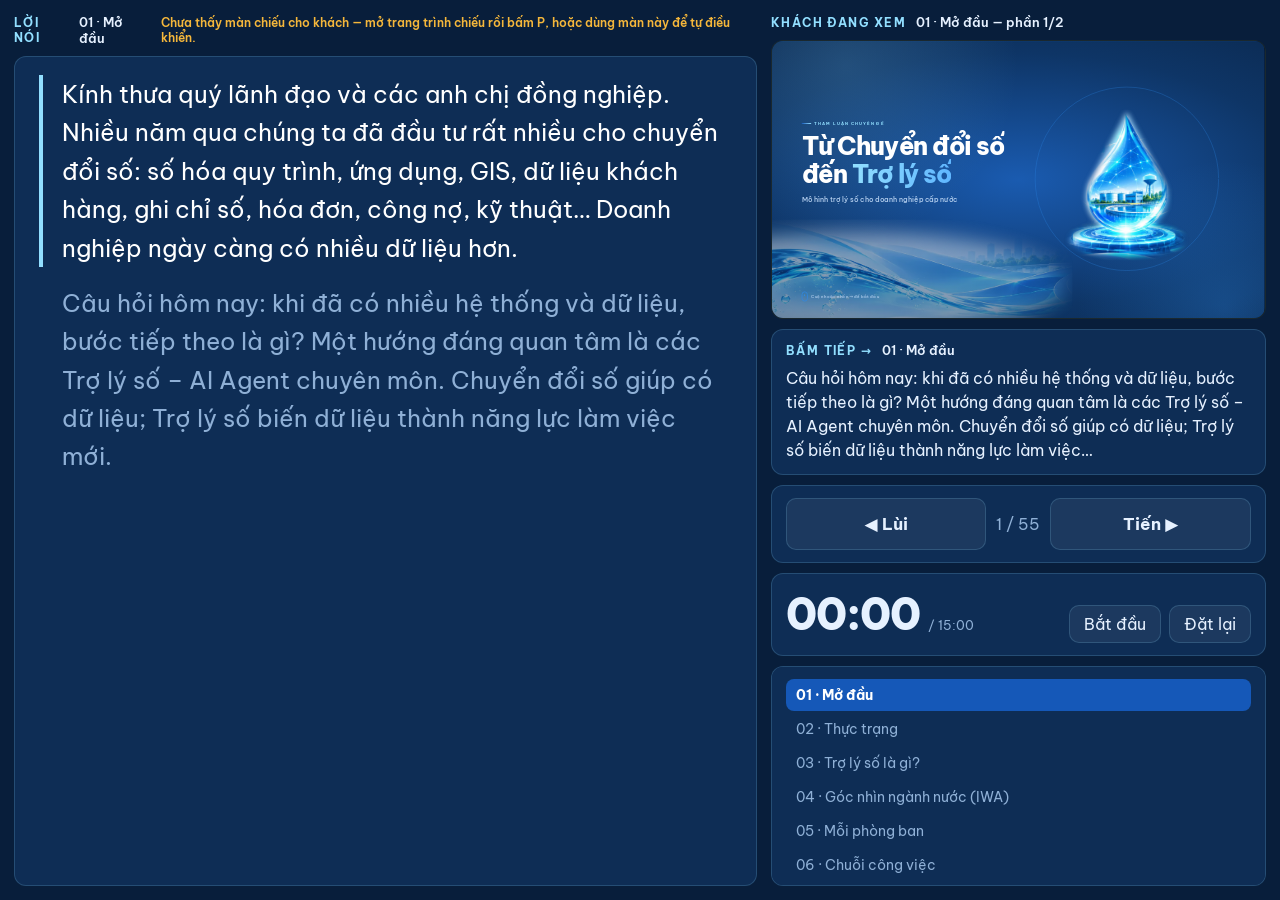
<file: presenter.html>
<!doctype html>
<html lang="vi">
<head>
<meta charset="utf-8">
<meta name="viewport" content="width=device-width, initial-scale=1">
<title>Màn người nói · Từ Chuyển đổi số đến Trợ lý số</title>
<meta name="theme-color" content="#081E3B">
<link rel="stylesheet" href="assets/css/fonts.css?v=26">
<link rel="stylesheet" href="assets/css/presenter.css?v=26">
</head>
<body>
<main class="pv">
  <section class="notes">
    <header><b>Lời nói</b><span id="notes-t">—</span><span class="link" id="link"></span></header>
    <div id="notes"></div>
  </section>

  <aside class="side">
    <section class="now">
      <header><b>Khách đang xem</b><span id="now-t">—</span></header>
      <div class="frame" id="frame"><iframe id="view" src="index.html?embed=1" title="Xem trước slide đang chiếu" tabindex="-1"></iframe></div>
    </section>
    <div class="next">
      <header><b>Bấm tiếp →</b><span id="next-t">—</span></header>
      <p id="next-x"></p>
    </div>
    <div class="nav">
      <button type="button" id="prev" aria-label="Bước trước">◀ Lùi</button>
      <span id="count">—</span>
      <button type="button" id="next" aria-label="Bước kế tiếp">Tiến ▶</button>
    </div>
    <div class="clock">
      <span id="timer">00:00</span>
      <small>/ 15:00</small>
      <button type="button" id="t-toggle">Bắt đầu</button>
      <button type="button" id="t-reset">Đặt lại</button>
    </div>
    <ol class="list" id="list"></ol>
  </aside>
</main>
<script src="assets/js/notes.js?v=26"></script>
<script src="assets/js/presenter.js?v=26"></script>
</body>
</html>
</file>
<file: assets/css/fonts.css>
@font-face{font-family:'Be Vietnam Pro';font-style:normal;font-weight:400;font-display:swap;src:url(../fonts/bvp-vietnamese-400.woff2) format('woff2');unicode-range:U+0102-0103, U+0110-0111, U+0128-0129, U+0168-0169, U+01A0-01A1, U+01AF-01B0, U+0300-0301, U+0303-0304, U+0308-0309, U+0323, U+0329, U+1EA0-1EF9, U+20AB}
@font-face{font-family:'Be Vietnam Pro';font-style:normal;font-weight:400;font-display:swap;src:url(../fonts/bvp-latin-ext-400.woff2) format('woff2');unicode-range:U+0100-02BA, U+02BD-02C5, U+02C7-02CC, U+02CE-02D7, U+02DD-02FF, U+0304, U+0308, U+0329, U+1D00-1DBF, U+1E00-1E9F, U+1EF2-1EFF, U+2020, U+20A0-20AB, U+20AD-20C0, U+2113, U+2C60-2C7F, U+A720-A7FF}
@font-face{font-family:'Be Vietnam Pro';font-style:normal;font-weight:400;font-display:swap;src:url(../fonts/bvp-latin-400.woff2) format('woff2');unicode-range:U+0000-00FF, U+0131, U+0152-0153, U+02BB-02BC, U+02C6, U+02DA, U+02DC, U+0304, U+0308, U+0329, U+2000-206F, U+20AC, U+2122, U+2191, U+2193, U+2212, U+2215, U+FEFF, U+FFFD}
@font-face{font-family:'Be Vietnam Pro';font-style:normal;font-weight:500;font-display:swap;src:url(../fonts/bvp-vietnamese-500.woff2) format('woff2');unicode-range:U+0102-0103, U+0110-0111, U+0128-0129, U+0168-0169, U+01A0-01A1, U+01AF-01B0, U+0300-0301, U+0303-0304, U+0308-0309, U+0323, U+0329, U+1EA0-1EF9, U+20AB}
@font-face{font-family:'Be Vietnam Pro';font-style:normal;font-weight:500;font-display:swap;src:url(../fonts/bvp-latin-ext-500.woff2) format('woff2');unicode-range:U+0100-02BA, U+02BD-02C5, U+02C7-02CC, U+02CE-02D7, U+02DD-02FF, U+0304, U+0308, U+0329, U+1D00-1DBF, U+1E00-1E9F, U+1EF2-1EFF, U+2020, U+20A0-20AB, U+20AD-20C0, U+2113, U+2C60-2C7F, U+A720-A7FF}
@font-face{font-family:'Be Vietnam Pro';font-style:normal;font-weight:500;font-display:swap;src:url(../fonts/bvp-latin-500.woff2) format('woff2');unicode-range:U+0000-00FF, U+0131, U+0152-0153, U+02BB-02BC, U+02C6, U+02DA, U+02DC, U+0304, U+0308, U+0329, U+2000-206F, U+20AC, U+2122, U+2191, U+2193, U+2212, U+2215, U+FEFF, U+FFFD}
@font-face{font-family:'Be Vietnam Pro';font-style:normal;font-weight:600;font-display:swap;src:url(../fonts/bvp-vietnamese-600.woff2) format('woff2');unicode-range:U+0102-0103, U+0110-0111, U+0128-0129, U+0168-0169, U+01A0-01A1, U+01AF-01B0, U+0300-0301, U+0303-0304, U+0308-0309, U+0323, U+0329, U+1EA0-1EF9, U+20AB}
@font-face{font-family:'Be Vietnam Pro';font-style:normal;font-weight:600;font-display:swap;src:url(../fonts/bvp-latin-ext-600.woff2) format('woff2');unicode-range:U+0100-02BA, U+02BD-02C5, U+02C7-02CC, U+02CE-02D7, U+02DD-02FF, U+0304, U+0308, U+0329, U+1D00-1DBF, U+1E00-1E9F, U+1EF2-1EFF, U+2020, U+20A0-20AB, U+20AD-20C0, U+2113, U+2C60-2C7F, U+A720-A7FF}
@font-face{font-family:'Be Vietnam Pro';font-style:normal;font-weight:600;font-display:swap;src:url(../fonts/bvp-latin-600.woff2) format('woff2');unicode-range:U+0000-00FF, U+0131, U+0152-0153, U+02BB-02BC, U+02C6, U+02DA, U+02DC, U+0304, U+0308, U+0329, U+2000-206F, U+20AC, U+2122, U+2191, U+2193, U+2212, U+2215, U+FEFF, U+FFFD}
@font-face{font-family:'Be Vietnam Pro';font-style:normal;font-weight:700;font-display:swap;src:url(../fonts/bvp-vietnamese-700.woff2) format('woff2');unicode-range:U+0102-0103, U+0110-0111, U+0128-0129, U+0168-0169, U+01A0-01A1, U+01AF-01B0, U+0300-0301, U+0303-0304, U+0308-0309, U+0323, U+0329, U+1EA0-1EF9, U+20AB}
@font-face{font-family:'Be Vietnam Pro';font-style:normal;font-weight:700;font-display:swap;src:url(../fonts/bvp-latin-ext-700.woff2) format('woff2');unicode-range:U+0100-02BA, U+02BD-02C5, U+02C7-02CC, U+02CE-02D7, U+02DD-02FF, U+0304, U+0308, U+0329, U+1D00-1DBF, U+1E00-1E9F, U+1EF2-1EFF, U+2020, U+20A0-20AB, U+20AD-20C0, U+2113, U+2C60-2C7F, U+A720-A7FF}
@font-face{font-family:'Be Vietnam Pro';font-style:normal;font-weight:700;font-display:swap;src:url(../fonts/bvp-latin-700.woff2) format('woff2');unicode-range:U+0000-00FF, U+0131, U+0152-0153, U+02BB-02BC, U+02C6, U+02DA, U+02DC, U+0304, U+0308, U+0329, U+2000-206F, U+20AC, U+2122, U+2191, U+2193, U+2212, U+2215, U+FEFF, U+FFFD}
@font-face{font-family:'Be Vietnam Pro';font-style:normal;font-weight:800;font-display:swap;src:url(../fonts/bvp-vietnamese-800.woff2) format('woff2');unicode-range:U+0102-0103, U+0110-0111, U+0128-0129, U+0168-0169, U+01A0-01A1, U+01AF-01B0, U+0300-0301, U+0303-0304, U+0308-0309, U+0323, U+0329, U+1EA0-1EF9, U+20AB}
@font-face{font-family:'Be Vietnam Pro';font-style:normal;font-weight:800;font-display:swap;src:url(../fonts/bvp-latin-ext-800.woff2) format('woff2');unicode-range:U+0100-02BA, U+02BD-02C5, U+02C7-02CC, U+02CE-02D7, U+02DD-02FF, U+0304, U+0308, U+0329, U+1D00-1DBF, U+1E00-1E9F, U+1EF2-1EFF, U+2020, U+20A0-20AB, U+20AD-20C0, U+2113, U+2C60-2C7F, U+A720-A7FF}
@font-face{font-family:'Be Vietnam Pro';font-style:normal;font-weight:800;font-display:swap;src:url(../fonts/bvp-latin-800.woff2) format('woff2');unicode-range:U+0000-00FF, U+0131, U+0152-0153, U+02BB-02BC, U+02C6, U+02DA, U+02DC, U+0304, U+0308, U+0329, U+2000-206F, U+20AC, U+2122, U+2191, U+2193, U+2212, U+2215, U+FEFF, U+FFFD}
</file>
<file: assets/css/presenter.css>
/* Màn người nói: xem trước slide đang chiếu + phần tiếp theo + đồng hồ + lời nói */
:root {
  --bg: #081E3B; --panel: #0E2D55; --line: rgba(146, 223, 255, .18);
  --text: #E6F1FF; --muted: #8FB0D6; --accent: #92DFFF; --gold: #F5B73B; --primary: #1558B8;
}
* { box-sizing: border-box; }
html, body { height: 100%; margin: 0; }
body { background: var(--bg); color: var(--text); font-family: 'Be Vietnam Pro', system-ui, sans-serif; overflow: hidden; }
button { font: inherit; cursor: pointer; }

.pv { height: 100%; display: grid; gap: 14px; padding: 14px; grid-template-columns: minmax(0, 1.5fr) minmax(320px, 1fr); }
.side { overflow: hidden; }
section, aside { min-height: 0; display: flex; flex-direction: column; gap: 10px; }
header { display: flex; align-items: baseline; gap: 10px; font-size: 13px; }
header b { color: var(--accent); text-transform: uppercase; letter-spacing: .12em; font-size: 12px; }
header span { color: var(--text); font-weight: 600; }

.frame { position: relative; aspect-ratio: 16 / 9; width: 100%; border-radius: 12px; overflow: hidden; background: #000; border: 1px solid var(--line); }
.frame iframe { position: absolute; left: 0; top: 0; width: 1280px; height: 720px; border: 0; transform-origin: 0 0; pointer-events: none; }

.side > div, .list { background: var(--panel); border: 1px solid var(--line); border-radius: 12px; padding: 12px 14px; }
.next p { margin: 8px 0 0; color: var(--text); font-size: 16px; line-height: 1.5; }
.clock { display: flex; align-items: baseline; gap: 8px; flex-wrap: wrap; }
#timer { font-size: 44px; font-weight: 800; font-variant-numeric: tabular-nums; letter-spacing: -.02em; }
#timer.over { color: #FF8A7A; }
.clock small { color: var(--muted); margin-right: auto; }
.clock button, .nav button { padding: 8px 14px; border-radius: 10px; border: 1px solid var(--line); background: rgba(255, 255, 255, .06); color: var(--text); }
.clock button:hover, .nav button:hover { background: var(--primary); border-color: var(--primary); }
.nav { display: flex; align-items: center; justify-content: space-between; gap: 10px; }
.nav button { flex: 1; padding: 14px; font-size: 17px; font-weight: 700; }
#count { color: var(--muted); font-variant-numeric: tabular-nums; white-space: nowrap; }
.list { flex: 1; min-height: 0; overflow: auto; margin: 0; list-style: none; display: flex; flex-direction: column; gap: 2px; }
.list button { width: 100%; text-align: left; padding: 7px 10px; border: 0; border-radius: 8px; background: none; color: var(--muted); font-size: 14px; }
.list button:hover { background: rgba(255, 255, 255, .06); color: var(--text); }
.list button.on { background: var(--primary); color: #fff; font-weight: 700; }
.link { margin-left: auto; font-size: 12px; color: #4ADE80; }
.link.warn { color: var(--gold); }

.notes #notes { flex: 1; min-height: 0; overflow: auto; background: var(--panel); border: 1px solid var(--line); border-radius: 12px; padding: 18px 24px; font-size: 24px; line-height: 1.6; scroll-behavior: smooth; }
#notes p { margin: 0 0 .7em; padding-left: .8em; border-left: 4px solid transparent; color: var(--muted); }
#notes p.on { color: #fff; border-left-color: var(--accent); }
button:focus-visible { outline: 2px solid var(--accent); outline-offset: 2px; }

@media (max-width: 900px) {
  .pv { grid-template-columns: 1fr; height: auto; }
  body { overflow: auto; }
  .notes #notes { max-height: 60vh; }
}
</file>
